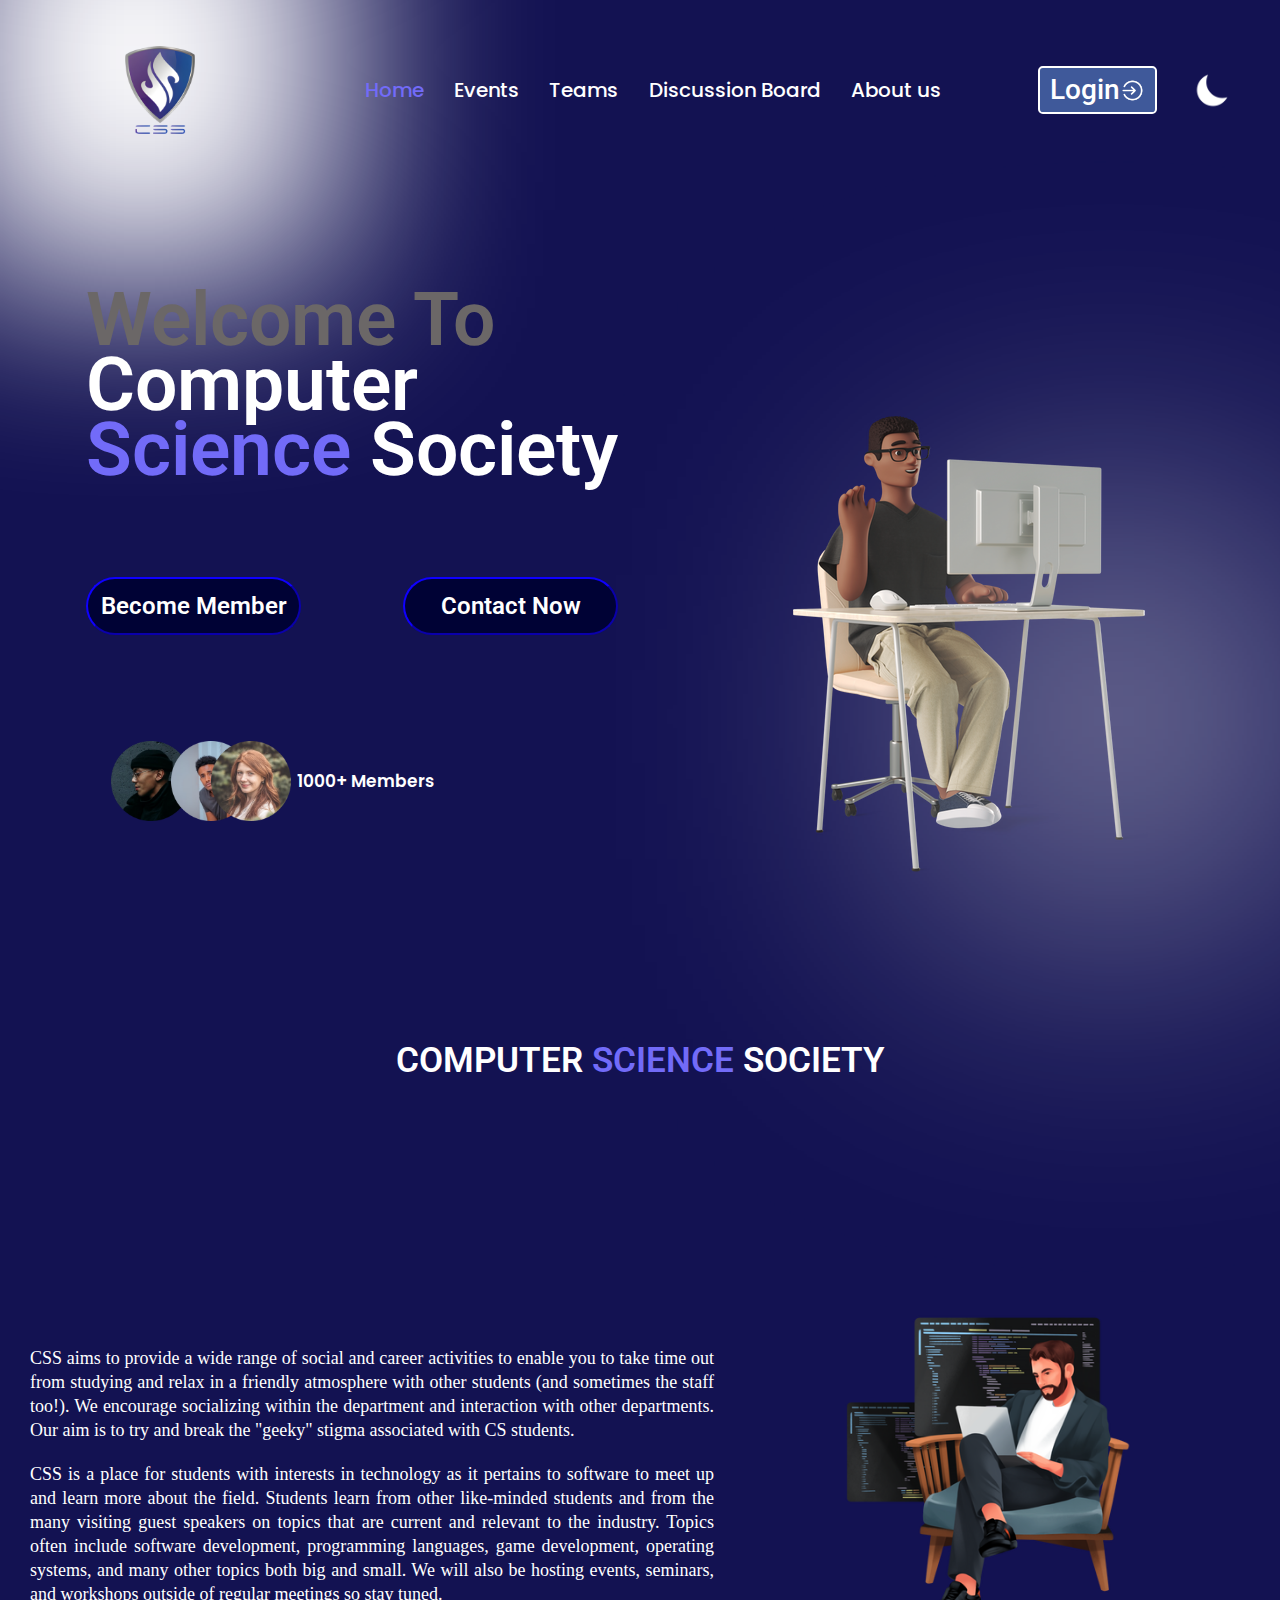
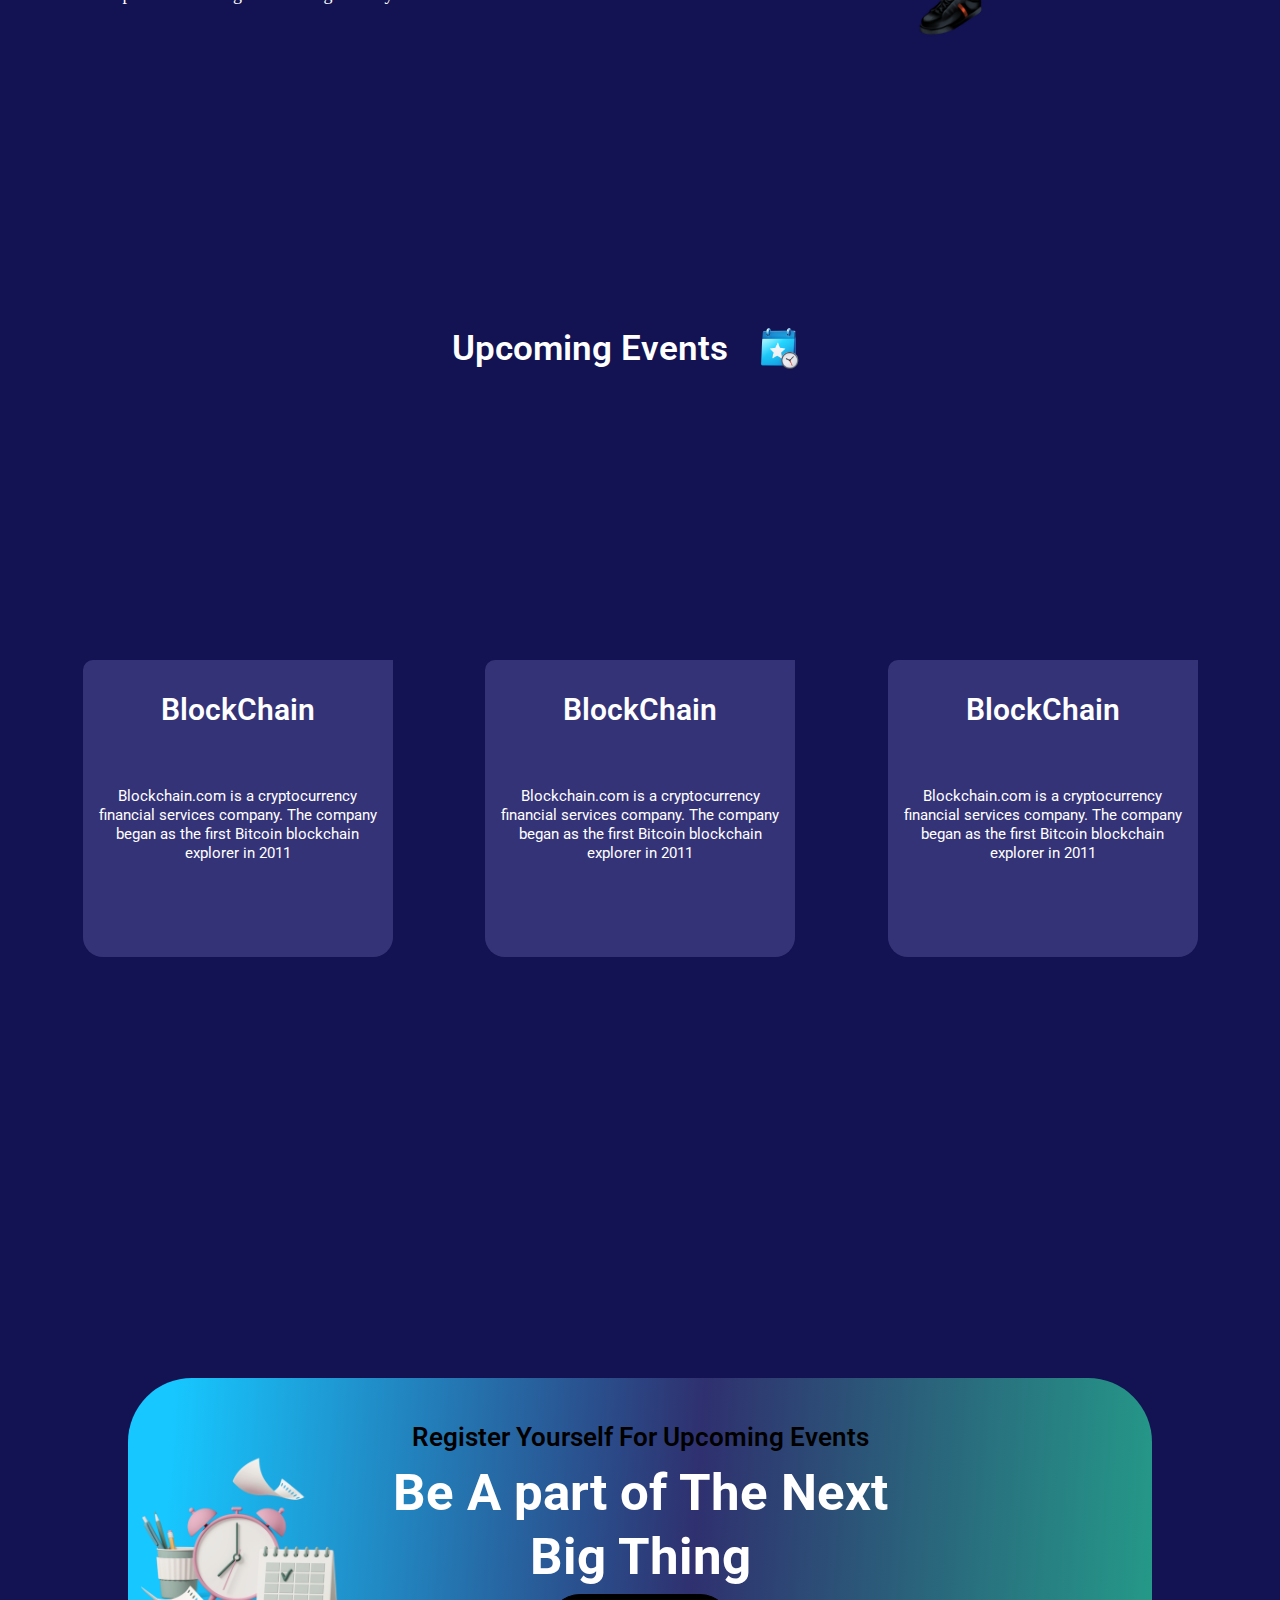
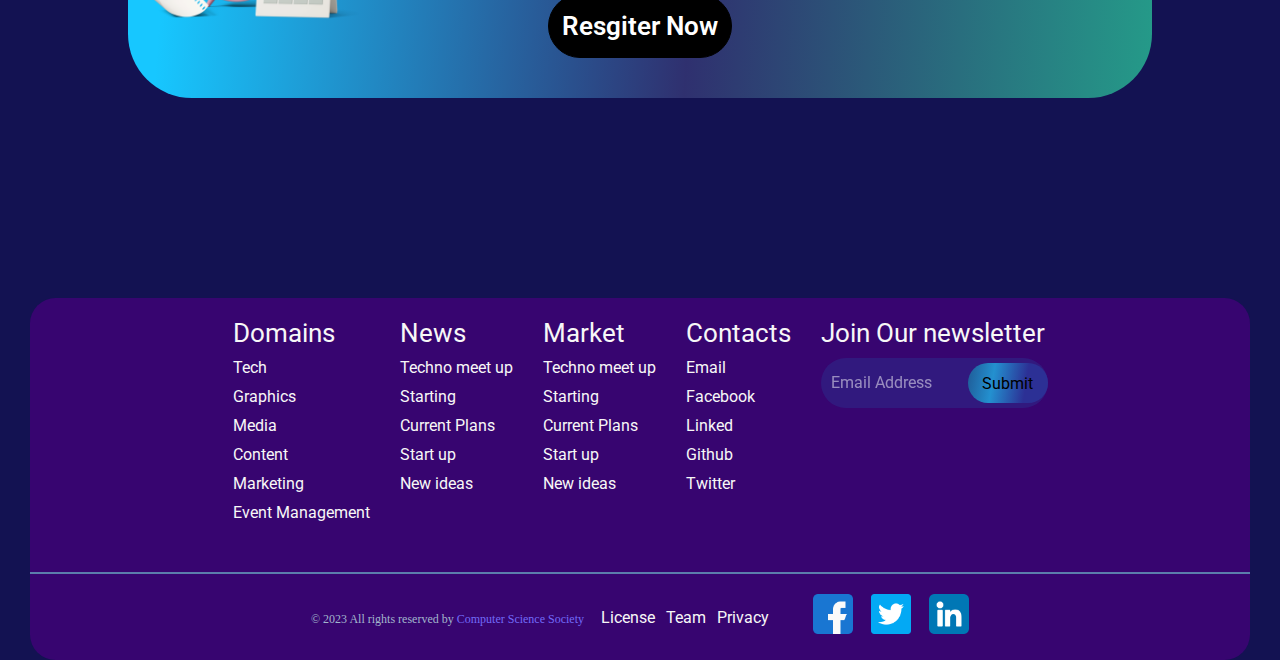
<file: index.html>
<!DOCTYPE html>
<html lang="en">

<head>
    <meta charset="UTF-8">
    <meta http-equiv="X-UA-Compatible" content="IE=edge">
    <meta name="viewport" content="width=device-width, initial-scale=1.0">
    <title>Computer Science Society</title>
    <link rel="stylesheet" href="css/style-html.css">
    <link rel="stylesheet" href="css/utils.css">
    <link rel="stylesheet" href="css/responsive.css">
    <link rel="stylesheet" href="css/responsive-footer.css">
    <link rel="stylesheet" href="css/footer-style.css">
</head>

<body>
    <div class="header-light">

    </div>
    <header class="my-head ">
        <div class="logo flex-center">
            <img src="img/CSS logo.png" alt="css logo" width="70px">
        </div>
        <div class="navbar">
            <nav id="nav-display" class="flex-center flex-wrap">
                <ul>
                    <button id="navbar-btn"><img id="my-image-btn" src="img/navbar.png" alt="nav" width="45px"></button>
                    <a href="">
                        <li><span class="light-blue">Home</span></li>
                    </a>
                    <a href="event.html">
                        <li>Events</li>
                    </a>
                    <a href="">
                        <li>Teams</li>
                    </a>
                    <a href="">
                        <li>Discussion Board</li>
                    </a>
                    <a href="">
                        <li>About us</li>
                    </a>
                </ul>
            </nav>
        </div>
        <div class="login-moon">

            <div class="login flex-center">
                <button class="btn flex-center loginbtn">Login <img src="img/arrow.png" alt="" class="arrow"
                        width="25px"></button>
            </div>
            <div class="moon flex-center">
                <img src="img/moon.png" alt="moon" width="40px">
            </div>
        </div>
    </header>

    <main>

        <div class="main-start">
            <div class="main-start-left">
                <p class=""> <span class="grey">Welcome to </span><br> Computer <br> <span
                        class="light-blue">Science</span>
                    Society
                </p>
                <div class="contact">
                    <button class="btn flex-center contactbtn">Become Member </button>
                    <button class="btn flex-center contactbtn">Contact Now </button>
                </div>
                <div class="members">
                    <div class="pics">
                        <div class="picstart"><img src="img/Profile 1.png" alt="pic" width="80px"></div>
                        <div class="pic"><img src="img/Profile 2.png" alt="pic" width="80px"></div>
                        <div class="pic"><img src="img/Profile 3.png" alt="pic" width="80px"></div>
                    </div>
                    <div class="members-text ">
                        <p>1000+ Members</p>
                    </div>
                </div>
            </div>
            <div class="main-start-right">
                <img src="img/person.png" alt="person">
                <div class="light"></div>
            </div>
        </div>
        <div class="main-second">

            <div class="main-second-heading">
                <p>COMPUTER <span class="light-blue">SCIENCE</span> SOCIETY</p>
            </div>
            <div class="main-second-content">
                <div class="left-second ">
                    <p>CSS aims to provide a wide range of social and career activities to enable you to take time out
                        from studying and relax in a friendly atmosphere with other students (and sometimes the staff
                        too!). We encourage socializing within the department and interaction with other departments.
                        Our aim is to try and break the "geeky" stigma associated with CS students.</p>
                    <p>CSS is a place for students with interests in technology as it pertains to software to meet up
                        and learn more about the field. Students learn from other like-minded students and from the many
                        visiting guest speakers on topics that are current and relevant to the industry. Topics often
                        include software development, programming languages, game development, operating systems, and
                        many other topics both big and small. We will also be hosting events, seminars, and workshops
                        outside of regular meetings so stay tuned.</p>
                </div>
                <div class="right-second ">
                    <img src="img/Man programs on laptop while sitting in an armchair.png" alt="Man programs on laptop">
                </div>
            </div>
        </div>
        <div class="break"></div>
        <div class="event-section">
            <div class="event-section-heading">
                <p>Upcoming Events</p><img src="img/event accepted tentatively.png" alt="event" width="100px">
            </div>
            <div class="event-section-content">
                <div class="event-box">
                    <h2 class="flex-center">BlockChain</h2>
                    <p class="flex-center">Blockchain.com is a cryptocurrency financial services company. The company
                        began as the first
                        Bitcoin blockchain explorer in 2011</p>
                </div>
                <div class="event-box">
                    <h2 class="flex-center">BlockChain</h2>
                    <p class="flex-center">Blockchain.com is a cryptocurrency financial services company. The company
                        began as the first
                        Bitcoin blockchain explorer in 2011</p>
                </div>
                <div class="event-box">
                    <h2 class="flex-center">BlockChain</h2>
                    <p class="flex-center">Blockchain.com is a cryptocurrency financial services company. The company
                        began as the first
                        Bitcoin blockchain explorer in 2011</p>
                </div>
            </div>
        </div>
        <div class="main-four">
            <div class="card">
                <div class="card-section1">
                    <img src="img/clock and calendar.png" alt="" width="200px">
                </div>

                <div class="card-section2">
                    <h3>Register Yourself For Upcoming Events</h3>
                    <h2>Be A part of The Next Big Thing</h2>
                    <button>Resgiter Now</button>
                </div>
                <div class="card-section3"></div>

            </div>
        </div>
    </main>
    <footer class="up-footer">
        <div class="links">
            <div>
                <h2>Domains</h2>
                <a href="">Tech</a>
                <a href="">Graphics</a>
                <a href="">Media</a>
                <a href="">Content</a>
                <a href="">Marketing</a>
                <a href="">Event Management</a>
            </div>
            <div>

                <h2>News</h2>
                <a href="">Techno meet up</a>
                <a href="">Starting</a>
                <a href="">Current Plans</a>
                <a href="">Start up</a>
                <a href="">New ideas</a>
            </div>
            <div>
                <h2>Market</h2>
                <a href="">Techno meet up</a>
                <a href="">Starting</a>
                <a href="">Current Plans</a>
                <a href="">Start up</a>
                <a href="">New ideas</a>
            </div>
            <div>
                <h2>Contacts</h2>
                <a href="">Email</a>
                <a href="">Facebook</a>
                <a href="">Linked</a>
                <a href="">Github</a>
                <a href="">Twitter</a>
            </div>
            <div>
                <h2>Join Our newsletter</h2>
                <div class="input-email">
                    <form action="">
                        <input id="email-field"type="emial" placeholder="Email Address" required>
                        <input id="submit-btn"type="submit" value="Submit">
                    </form>
                </div>
            </div>
        </div>
    </footer>
    <footer class="down-footer">
        <div class="legal">
            <span>&copy; 2023 All rights reserved by <span class="light-blue">Computer Science Society</span></span>
            <a href="">License</a>
            <a href="">Team</a>
            <a href="">Privacy</a>
        </div>
        <div class="links">
            <a href="https://www.facebook.com/" target="_blank"><img src="img/logo/facebook.png" alt="Facebook"
                    width="40px"></a>
            <a href="https://twitter.com/?lang=en" target="_blank"><img src="img/logo/twitter.png" alt="Twitter"
                    width="40px"></a>
            <a href="https://www.linkedin.com/" target="_blank"><img src="img/logo/linkedin.png" alt="LinkedIn"
                    width="40px"></a>
        </div>
    </footer>
    
</body>
<script src="js/nav.js"></script>

</html>
</file>
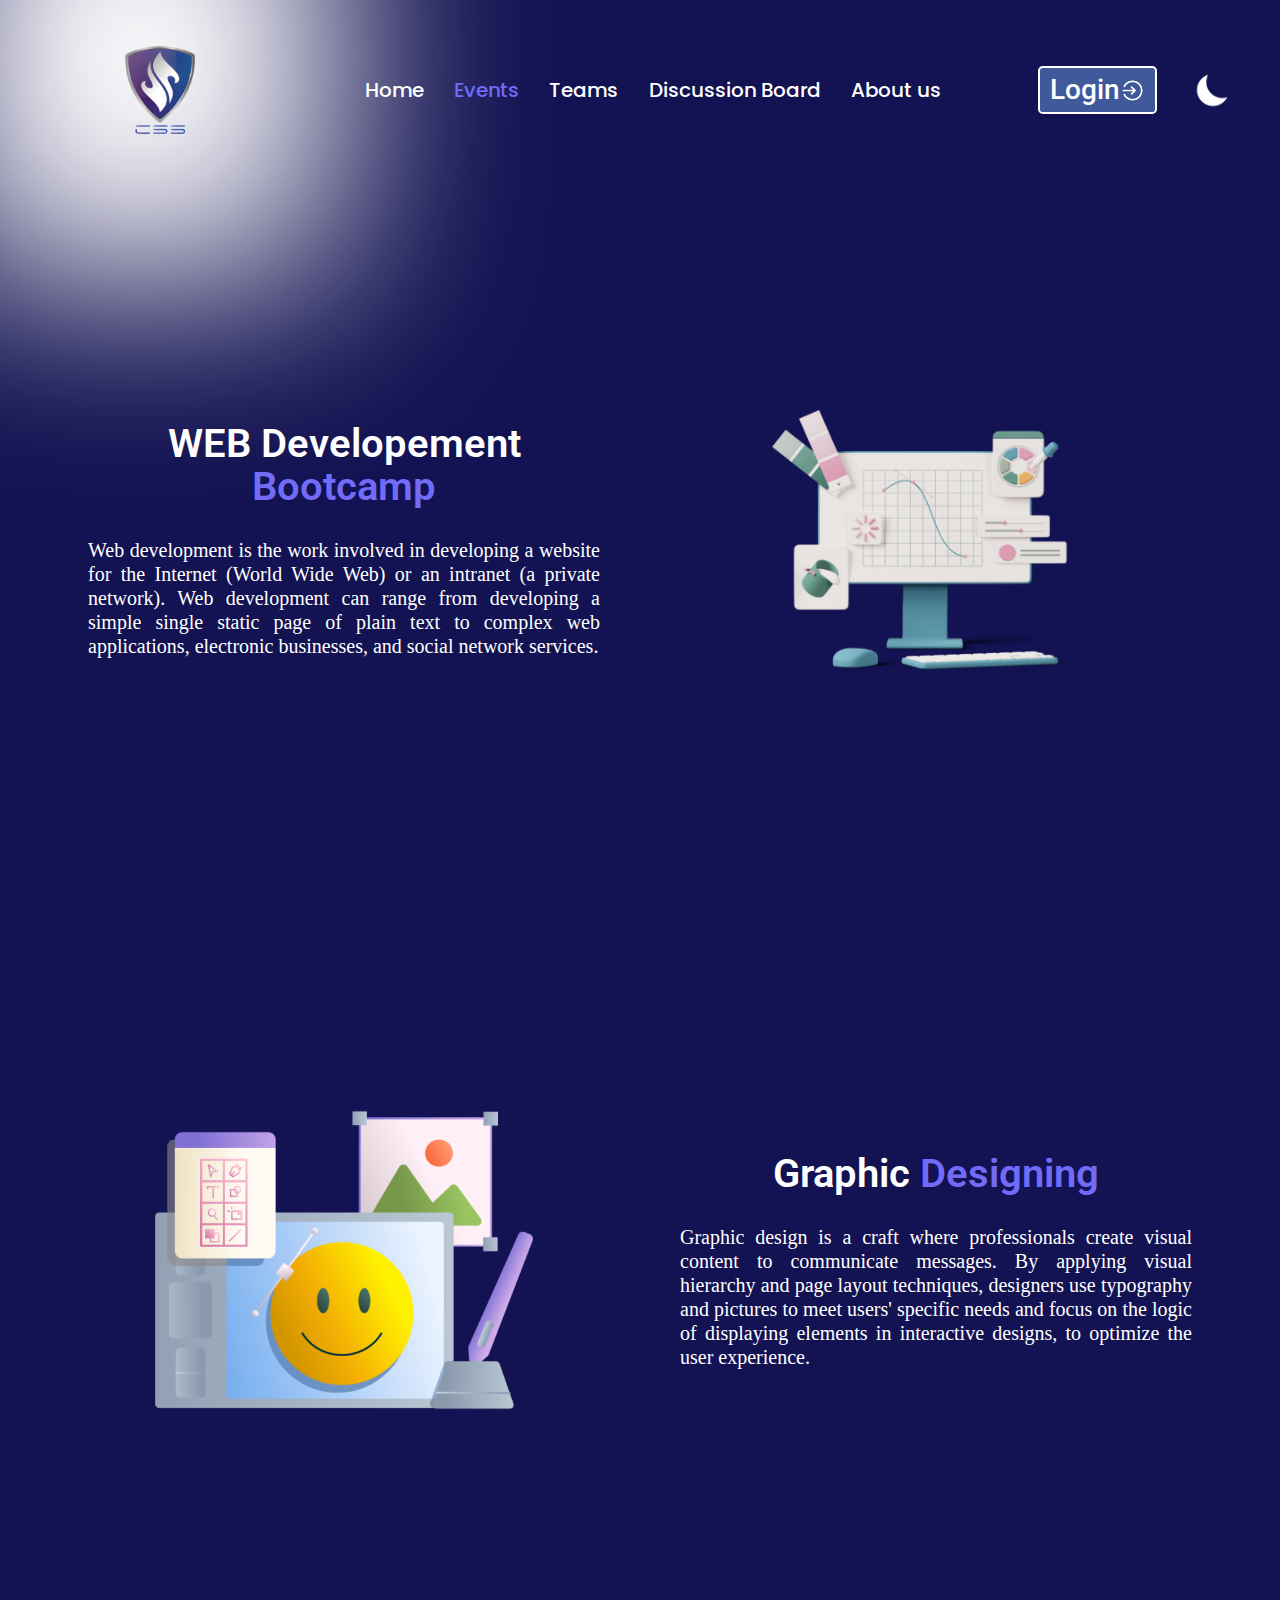
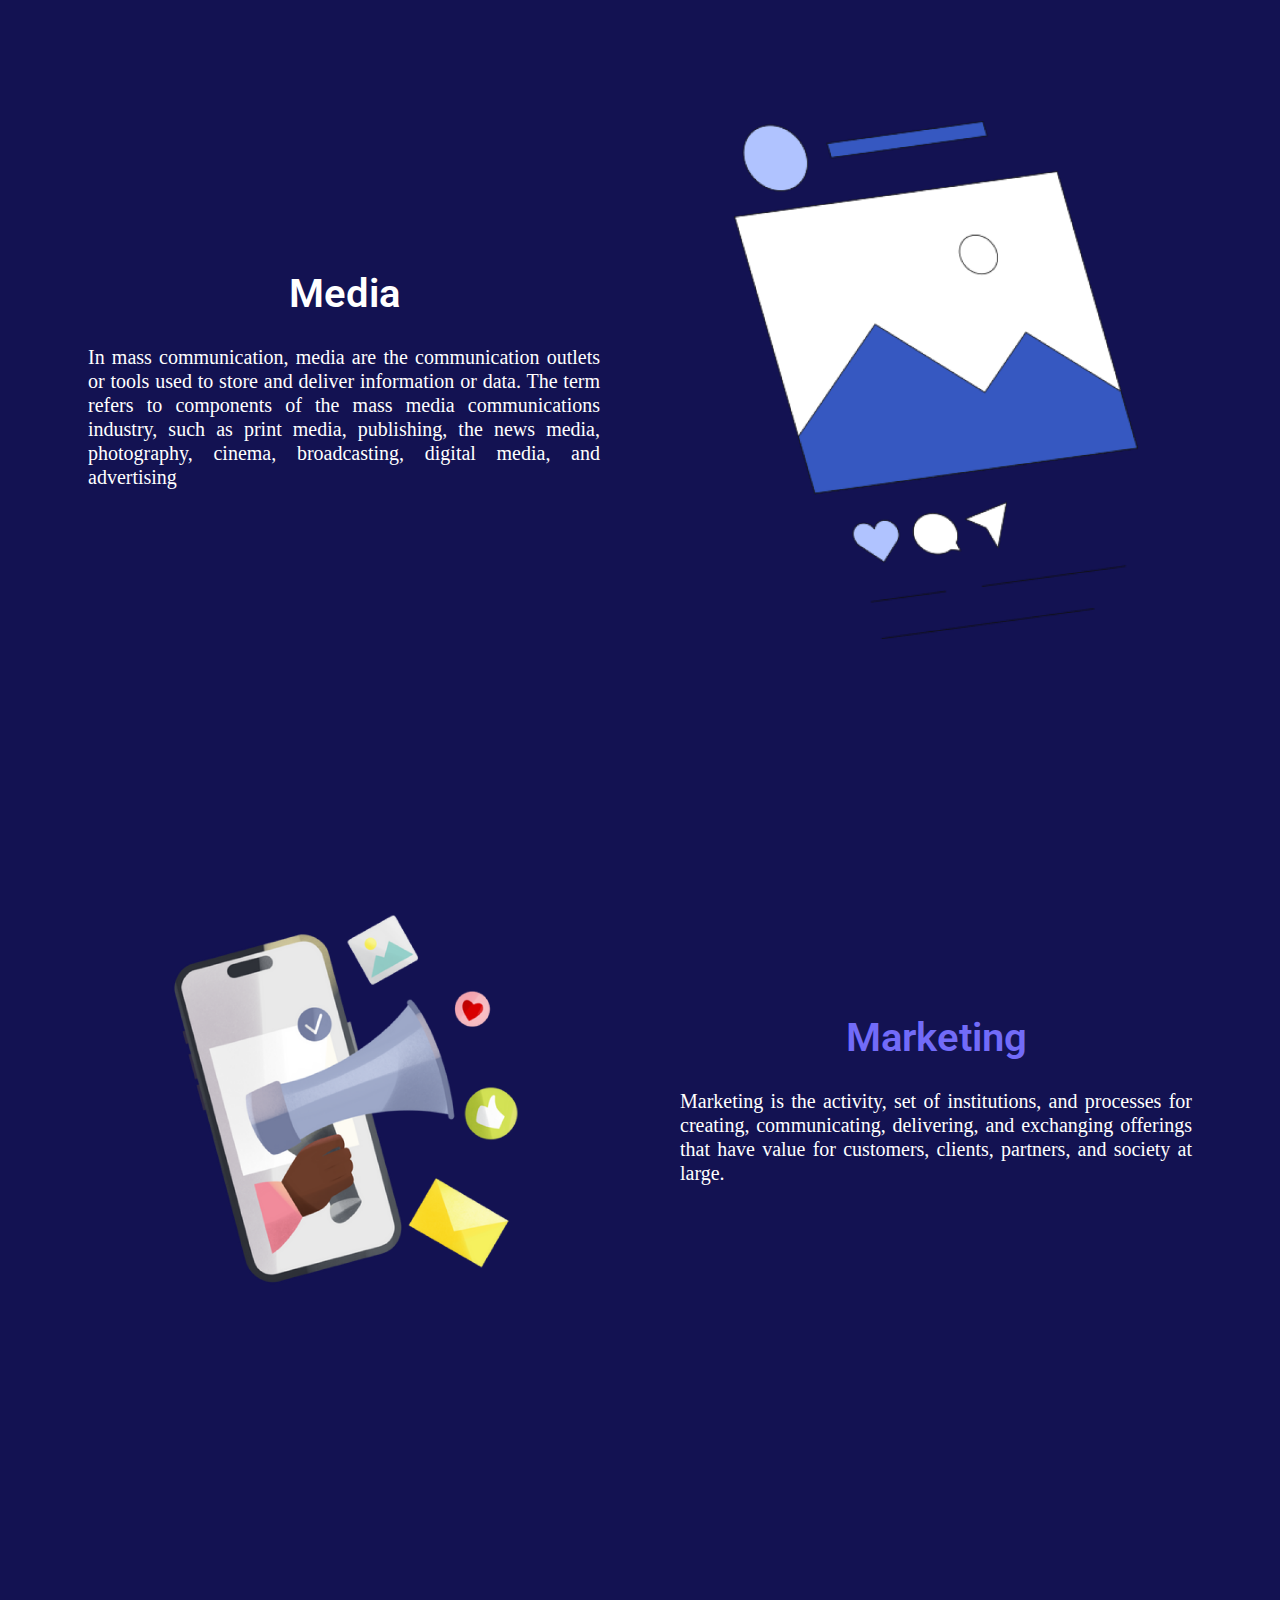
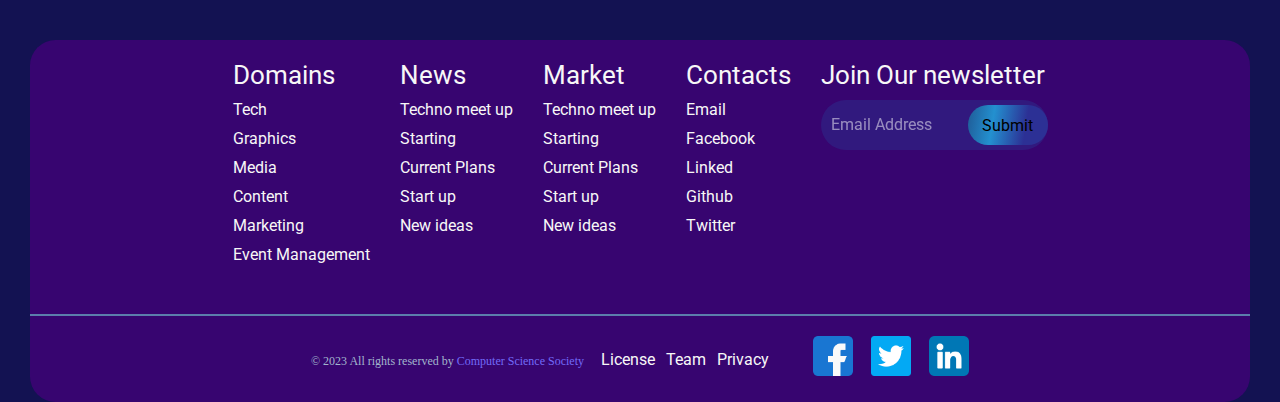
<file: event.html>
<!DOCTYPE html>
<html lang="en">

<head>
    <meta charset="UTF-8">
    <meta http-equiv="X-UA-Compatible" content="IE=edge">
    <meta name="viewport" content="width=device-width, initial-scale=1.0">
    <title>Events</title>
    <link rel="stylesheet" href="css/style-html.css">
    <link rel="stylesheet" href="css/utils.css">
    <link rel="stylesheet" href="css/responsive.css">
    <link rel="stylesheet" href="css/responsive-footer.css">
    <link rel="stylesheet" href="css/footer-style.css">
    <link rel="stylesheet" href="css/style-events.css">
    <link rel="stylesheet" href="css/responsive-events.css">
</head>

<body>
    <div class="header-light">

    </div>
    <header class="my-head ">
        <div class="logo flex-center">
            <img src="img/CSS logo.png" alt="css logo" width="70px">
        </div>
        <div class="navbar">
            <nav id="nav-display" class="flex-center flex-wrap">
                <ul>
                    <button id="navbar-btn"><img id="my-image-btn" src="img/navbar.png" alt="nav" width="45px"></button>
                    <a href="index.html">
                        <li>Home</li>
                    </a>
                    <a href="">
                        <li><span class="light-blue">Events</span></li>
                    </a>
                    <a href="">
                        <li>Teams</li>
                    </a>
                    <a href="">
                        <li>Discussion Board</li>
                    </a>
                    <a href="">
                        <li>About us</li>
                    </a>
                </ul>
            </nav>
        </div>
        <div class="login-moon">

            <div class="login flex-center">
                <button class="btn flex-center loginbtn">Login <img src="img/arrow.png" alt="" class="arrow"
                        width="25px"></button>
            </div>
            <div class="moon flex-center">
                <img src="img/moon.png" alt="moon" width="40px">
            </div>
        </div>
    </header>
    <main class="events">
        <div class="events-section-1 ">
            <div class="left">
                <h2>WEB Developement <span class="light-blue">Bootcamp</span></h2>
                <p>Web development is the work involved in developing a website for the Internet (World Wide Web) or an
                    intranet (a private network). Web development can range from developing a simple single static page
                    of plain text to complex web applications, electronic businesses, and social network services.</p>
            </div>
            <div class="right ">
                <img src="img/events-pic/web design program on computer screen.png" alt="pic">
            </div>
        </div>
        <div class="events-section-2">
            <div class="left ">
                <img src="img/events-pic/Graphic design.png" alt="pic">
            </div>
            <div class="right ">
                <h2>Graphic <span class="light-blue">Designing</span></h2>
                <p>Graphic design is a craft where professionals create visual content to communicate messages. By
                    applying visual hierarchy and page layout techniques, designers use typography and pictures to meet
                    users' specific needs and focus on the logic of displaying elements in interactive designs, to
                    optimize the user experience.</p>
            </div>
        </div>
        <div class="events-section-3">
            <div class="left ">
                <h2>Media</h2>
                <p>In mass communication, media are the communication outlets or tools used to store and deliver
                    information or data. The term refers to components of the mass media communications industry, such
                    as print media, publishing, the news media, photography, cinema, broadcasting, digital media, and
                    advertising</p>
            </div>
            <div class="right ">
                <img src="img/events-pic/screen with social media.png" alt="pic">
            </div>
        </div>
        <div class="events-section-4">
            <div class="left ">
                <img src="img/events-pic/Online marketing campaign.png" alt="pic">
            </div>
            <div class="right ">
                <h2><span class="light-blue">Marketing</span></h2>
                <p>Marketing is the activity, set of institutions, and processes for creating, communicating,
                    delivering, and exchanging offerings that have value for customers, clients, partners, and society
                    at large.</p>
            </div>
        </div>
    </main>
    <div class="break"></div>
    <div class="break"></div>
    <footer class="up-footer">
        <div class="links">
            <div>
                <h2>Domains</h2>
                <a href="">Tech</a>
                <a href="">Graphics</a>
                <a href="">Media</a>
                <a href="">Content</a>
                <a href="">Marketing</a>
                <a href="">Event Management</a>
            </div>
            <div>

                <h2>News</h2>
                <a href="">Techno meet up</a>
                <a href="">Starting</a>
                <a href="">Current Plans</a>
                <a href="">Start up</a>
                <a href="">New ideas</a>
            </div>
            <div>
                <h2>Market</h2>
                <a href="">Techno meet up</a>
                <a href="">Starting</a>
                <a href="">Current Plans</a>
                <a href="">Start up</a>
                <a href="">New ideas</a>
            </div>
            <div>
                <h2>Contacts</h2>
                <a href="">Email</a>
                <a href="">Facebook</a>
                <a href="">Linked</a>
                <a href="">Github</a>
                <a href="">Twitter</a>
            </div>
            <div>
                <h2>Join Our newsletter</h2>
                <div class="input-email">
                    <form action="">
                        <input id="email-field" type="emial" placeholder="Email Address" required>
                        <input id="submit-btn" type="submit" value="Submit">
                    </form>
                </div>
            </div>
        </div>
    </footer>
    <footer class="down-footer">
        <div class="legal">
            <span>&copy; 2023 All rights reserved by <span class="light-blue">Computer Science Society</span></span>
            <a href="">License</a>
            <a href="">Team</a>
            <a href="">Privacy</a>
        </div>
        <div class="links">
            <a href="https://www.facebook.com/" target="_blank"><img src="img/logo/facebook.png" alt="Facebook"
                    width="40px"></a>
            <a href="https://twitter.com/?lang=en" target="_blank"><img src="img/logo/twitter.png" alt="Twitter"
                    width="40px"></a>
            <a href="https://www.linkedin.com/" target="_blank"><img src="img/logo/linkedin.png" alt="LinkedIn"
                    width="40px"></a>
        </div>
    </footer>
</body>
<script src="js/nav.js"></script>

</html>
</file>
<file: css/style-html.css>
@import url('https://fonts.googleapis.com/css2?family=Poppins&family=Roboto&display=swap');

body {
    background-color: #131252;
}

header {
    min-width: 700px;
    height: 20vh;
    width: 100vw;
    display: flex;
    align-items: center;
    justify-content: space-around;
}

.header-light {
    position: absolute;
    width: 389px;
    height: 437px;
    left: -55px;
    top: -161px;
    background: #FFFFFF;
    filter: blur(100px);
}

.navbar {
    display: flex;
    flex-wrap: wrap;
}

nav {
    min-width: 600px;
    width: 45vw;
    display: flex;
    justify-content: space-evenly;
    flex-wrap: wrap;
}

.logo {
    z-index: 1;
    min-width: 200px;
    width: 20vw;
}

header img {
    z-index: 1;
}

nav ul {
    min-width: 500px;
    width: 45vw;
    z-index: 1;
    list-style-type: none;
    display: flex;
    flex-wrap: wrap;
    justify-content: space-between;
    align-items: center;
    font-weight: 500;
}

#navbar-btn {
    display: none;
}

nav ul a {
    color: white;
    font-family: 'Poppins';
    text-decoration: none;
    font-style: normal;
    font-size: 20px;
    line-height: 30px;
}

.btn {
    font-family: 'Roboto';
    font-style: normal;
    cursor: pointer;
}

.login {
    min-width: 140px;
    padding: 10px;
}

.loginbtn {
    color: #FFFFFF;
    background-color: #3F599A;
    padding: 5px 10px;
    border: 2px solid white;
    border-radius: 0.3rem;
    font-size: 28px;
    font-weight: 500;
    line-height: 34px;
}

.moon {
    min-width: 70px;
}

.login-moon {
    z-index: 1;
    min-width: 200px;
    display: flex;
    justify-content: center;
    align-items: center;
}

.main-start {
    display: flex;
    align-items: center;
    justify-content: center;
}

.main-start-left {
    margin: 5vw;
    height: 70vh;
    width: auto;
    display: grid;
    align-items: center;
    justify-content: center;
    z-index: 1;
    gap: 10px;
}

.main-start-left p {
    font-family: 'Roboto';
    font-style: normal;
    font-weight: 600;
    font-size: 75px;
    line-height: 65px;
    text-transform: capitalize;
    color: white;
}

.contact {
    width: auto;
    display: flex;
    justify-content: space-between;
    flex-wrap: wrap;
    gap: 10px;

}

.contactbtn {
    width: 215px;
    height: 58px;
    background-color: #000235;
    border-color: #0F00FF;
    color: white;
    border-radius: 50px;
    font-family: 'Roboto';
    font-style: normal;
    font-weight: 600;
    font-size: 24px;
    line-height: 34px;
}

.main-start-right {
    height: 70vh;
    width: 45vw;
    position: relative;
    display: flex;
    align-items: center;
    justify-content: center;
}

.main-start-right img {
    position: absolute;
    bottom: 2px;
}

.light {
    position: absolute;
    width: 50%;
    height: 50%;
    right: 0px;
    bottom: 0px;
    background: rgba(254, 255, 255, 0.78);
    filter: blur(175px);
}

.members {
    display: flex;
    width: 350px;
    height: 100px;
    margin-left: 25px;
}

.picstart {
    height: 80px;
    width: 80px;
    margin: 0px;
    border-radius: 3rem;
    cursor: pointer;
}

.pic {
    height: 80px;
    width: 80px;
    margin: -20px;
    border-radius: 3rem;
    cursor: pointer;
}

.pics {
    display: flex;
    align-items: center;
    justify-content: center;
}

.members-text {
    width: 200px;
    display: flex;
    justify-content: center;
    align-items: center;
}

.members-text p {
    font-family: 'Poppins';
    font-size: 17px;
    text-align: center;
}

.main-second {
    display: block;
}

.main-second-heading {
    height: 25vh;
    display: flex;
    justify-content: center;
    align-items: center;
    padding: 10px;
}

.main-second-heading p {
    color: white;
    font-family: 'Roboto';
    font-style: normal;
    font-weight: 600;
    font-size: 35px;
    line-height: 43px;
    text-align: center;

}

.main-second-content {
    height: 65vh;
    display: flex;
}

.left-second {
    width: 55vw;
    padding: 20px;
    display: flex;
    flex-direction: column;
    justify-content: center;
    align-items: center;
}

.left-second p {
    color: white;
    text-align: justify;
    display: flex;
    flex-wrap: wrap;
    padding: 10px;
    font-family: 'Inter';
    font-style: normal;
    font-weight: 400;
    font-size: 18px;
    line-height: 24px;
}

.right-second {
    width: 35vw;
    display: flex;
    padding: 20px;
    justify-content: center;
    align-items: center;
}

.right-second img {
    width: 400px;
}

.event-section {
    height: fit-content;
    display: grid;
    margin: auto;
}

.event-section-heading {
    height: 20vh;
    display: flex;
    justify-content: center;
    align-items: center;
}

.event-section-content {
    height: 80vh;
    display: flex;
    justify-content: space-evenly;
    align-items: center;
    flex-wrap: wrap;
    gap: 20px;
    padding: 10px;

}

.event-section-heading p {
    font-family: 'Roboto';
    font-style: normal;
    font-weight: 600;
    font-size: 35px;
    line-height: 43px;
    color: white;
}

.event-box {
    width: 290px;
    height: 277px;
    background: rgba(100, 96, 170, 0.43);
    border-top-left-radius: 10px;
    border-bottom-left-radius: 20px;
    border-bottom-right-radius: 20px;
    display: flex;
    flex-direction: column;
    color: white;
    align-items: center;
    padding: 10px;
}

.event-box h2 {
    height: 80px;
    font-family: 'Roboto';
    font-style: normal;
    font-weight: 600;
    font-size: 30px;
    line-height: 43px;
}

.event-box p {
    height: 150px;
    text-align: center;
    font-family: 'Roboto';
    font-style: normal;
    font-weight: 400;
    font-size: 15px;
    line-height: 19px;
}

.main-four {
    height: 80vh;
    display: flex;
    justify-content: center;
    align-items: center;
}

.card {
    width: 80vw;
    height: 25vw;
    background: linear-gradient(93.76deg, #17C7FF 4.46%, rgba(186, 197, 255, 0.17) 55.23%, #24A08A 102.36%);
    border-radius: 5vw;
    display: grid;
    /* grid-template-rows: 1fr 2fr 1fr; */
    grid-template-columns: 1fr 2fr 1fr;
}

.card div {
    display: grid;
    margin: auto;
}

.card-section1 img {
    display: grid;
    margin: auto;
    width: 18vw;
}

.card-section2 {
    display: grid;
    margin: auto;
    gap: 5px;
}

.card h3 {
    display: grid;
    margin: auto;
    font-family: 'Roboto';
    font-style: normal;
    font-weight: 600;
    font-size: 2vw;
    line-height: 3vw;
}

.card h2 {
    display: grid;
    margin: auto;
    font-family: 'Roboto';
    font-style: normal;
    font-weight: 700;
    font-size: 4vw;
    line-height: 5vw;
    color: #FFFFFF;
    text-align: center;
}

.card button {
    display: grid;
    margin: auto;
    font-family: 'Roboto';
    font-style: normal;
    font-weight: 600;
    font-size: 2vw;
    line-height: 4vw;
    text-align: center;
    color: #FFFFFF;
    background: #000000;
    border: 1px solid #000000;
    border-radius: 3vw;
    padding: 0.4vw 1vw;
    cursor: pointer;
}
</file>
<file: css/utils.css>
* {
    margin: 0;
    padding: 0;
}

.grey {
    color: #6b6767;
}

.light-blue {
    color: #726bf8;
}

.flex-center {
    display: flex;
    align-items: center;
    justify-content: center;
}

.border {
    border: 1px solid black;
}

.break {
    height: 10vh;
}

body::-webkit-scrollbar {
    visibility: hidden;
    overflow-x: scroll;
    overflow-y: hidden;
}
</file>
<file: css/responsive.css>
@media only screen and (max-width: 768px) {
    .logo {
        margin: 10px 5px 5px 5px;
        z-index: 1;
        width: auto;
    }

    .left-second p {
        font-size: 10px;
        line-height: normal;
    }

    .event-section-heading img {
        width: 80px;
    }

    .main-four {
        height: 40vh;
    }
}

@media only screen and (max-width:912px) and (min-width:768px) {

    .logo {
        margin: 30px;
        z-index: 1;
        width: auto;
    }

    .left-second p {
        font-size: 15px;
        line-height: normal;
    }

    .main-four {
        height: 50vh;
    }
}

@media only screen and (max-width: 912px) {
    header {
        min-width: 300px;
        display: block;
        margin: auto;
        height: auto;
        /* position: relative; */
    }

    .header-light {
        position: absolute;
        width: 200px;
        height: 200px;
        left: 0px;
        top: 0px;
        background: #FFFFFF;
        filter: blur(150px);
    }

    nav::-webkit-scrollbar {
        display: none;
    }

    #nav-display {
        overflow: hidden;
        min-width: 200px;
        height: 50px;
        padding: 5px;
        display: grid;
        justify-content: center;
        align-items: center;
        margin: auto;
        z-index: 2;
    }

    #nav-display-see {
        overflow: visible;
        min-width: 200px;
        height: fit-content;
        padding: 5px;
        display: grid;
        justify-content: center;
        align-items: center;
        margin: auto;
        z-index: 2;
    }

    .navbar ul li:hover {
        color: #060f25;
        background-color: white;
    }

    .navbar ul {
        min-width: 200px;
        max-width: 200px;
        height: 190px;
        display: grid;
        justify-content: center;
        align-items: center;
        height: auto;
        text-align: center;
        z-index: 2;
        position: relative;
    }

    #navbar-btn {
        position: absolute;
        top: 1px;
        left: 2px;
        margin: 3px;
        padding: 2px;
        width: 50px;
        z-index: 2;
        height: inherit;
        display: flex;
        justify-content: center;
        align-items: center;
        background-color: #060f25;
        border: none;
        font-size: 20px;
        border-radius: .8rem;
    }

    .navbar ul li {
        color: #ffffff;
        background-color: #060f25;
        border-radius: .8rem;
        margin: 3px;
        padding: 10px;
        z-index: 2;
        overflow: hidden;
    }


    .login-moon {
        width: auto;
        margin: 5px;
        z-index: 1;
        min-width: 140px;
        display: flex;
        justify-content: center;
        align-items: center;
        display: none;
    }

    .main-start {
        width: auto;
        display: grid;
        margin: auto;
        justify-content: center;
        align-items: center;
        gap: 105px;
    }

    .light {
        position: absolute;
        width: 100px;
        height: 100px;
        right: 0px;
        bottom: 0px;
        background: rgba(254, 255, 255, 0.78);
        filter: blur(175px);
    }

    .contact {
        justify-content: center;
        align-items: center;
    }

    .main-start-left {
        display: grid;
        margin: 5vw;
        width: 70vw;
        height: 50vh;
    }

    .main-start-left p {
        font-family: 'Roboto';
        font-style: normal;
        font-weight: 600;
        font-size: 50px;
        line-height: 50px;
        text-transform: inherit;
        color: white;
        text-align: center;
        padding: 10px;
    }

    .main-start-right {
        margin: 10vw;
        height: 300px;
        width: 70vw;
        align-self: center;
        margin: auto;
    }

    .main-start-right img {
        width: 200px;
    }

    .members {
        width: 290px;
        padding: 5px;
    }

    .members-text p {
        font-family: 'Poppins';
        font-size: 10px;
        text-align: center;
        width: 86px;
    }

    .contactbtn {
        width: 215px;
        height: 45px;
        padding: 5px;
    }

    .main-second-content {
        display: grid;
        justify-content: center;
        height: fit-content;
    }

    .right-second {
        width: 80vw;
    }

    .left-second {
        width: 80vw;
    }

    .right-second img {
        width: 300px;
    }

    .event-section-heading p {
        font-size: 27px;
    }

    .event-section-content {
        height: fit-content;
    }
}

@media only screen and (width > 912px) {
    .navbar ul li:hover {
        color: #726bf8;
        ;
    }
}
</file>
<file: css/responsive-footer.css>
@media (width < 620px) {
    footer {
        display: flex;
        flex-direction: column;
        align-items: center;
        justify-content: center;
        flex-wrap: wrap;
    }

    footer.down-footer {
        gap: 16px;
        flex-direction: column-reverse;
        align-items: center;
    }
}

@media (max-width:912px) and (min-width:620px) {
    footer {
        margin: 20px auto;
        padding: 0px;
    }
    footer h2{
        font-size: 10px;
    }
    
    footer a{
        font-size: 16px;
    }
}

@media (width < 420px) {
    footer {
        text-align: center;
        align-items: center;
    }

    .up-footer .links {
        display: grid;
        grid-template-columns: repeat(1, 1fr);
    }

    footer .bottom-footer {
        align-items: center;
    }

    footer .legal>span {
        display: block;
        margin-right: 0;
        margin-bottom: 2px;
    }
    #email-field {
        width: 200px;
    }
    #submit-btn {
        width: 80px;
    }
}
</file>
<file: css/footer-style.css>
footer {
    display: flex;
    align-items: flex-start;
    justify-content: center;
    gap: 40px;
    margin: 0 30px;
    color: #a2b5cd;
    flex-wrap: wrap;
    background-color: #370570;
}

.up-footer {
    border-top-right-radius: 2vw;
    border-top-left-radius: 2vw;
    border-bottom: 2px solid #5c7eac;

    padding: 20px 10px;
}

.up-footer .links {
    display: flex;
    flex-wrap: wrap;
    gap: 30px;
    justify-content: center;
    align-items: start;
}

.down-footer {
    padding: 20px 10px;
    border-bottom-right-radius: 2vw;
    border-bottom-left-radius: 2vw;
}

footer .links>div {
    display: grid;
    gap: 10px;
    margin-bottom: 30px;
    align-items: start;
    justify-items: start;
}

footer h2 {
    font-family: 'Roboto';
    margin: 0;
    font-size: 26px;
    font-weight: 400;
    color: #f7f7f7;
}

footer a {
    font-family: 'Roboto';
    font-size: 16px;
    color: #f7f7f7;
    text-decoration: none;
}

.legal {
    font-size: 12px;
    gap: 20px;
}

.legal>a {
    margin: 4px;

}

.legal>span {
    margin-right: 10px;
}

.down-footer {
    display: flex;
    justify-content: center;
    align-items: center;
}

.down-footer .links {
    display: flex;
    gap: 18px;
}

.down-footer .links>a {
    font-size: 24px;
}

#email-field {
    background: rgba(46, 44, 140, 0.53);
    border-radius: 30px;
    border: none;
    min-width: 200px;
    height: 30px;
    padding: 10px;
    color: white;
    font-size: medium;
}

#email-field::placeholder {
    color: white;
    opacity: 0.5;
    font-size: medium;
    font-family: 'Roboto';
}

.input-email {
    display: flex;
    position: relative;
}

#submit-btn {
    background: linear-gradient(99.19deg, rgba(24, 74, 121, 0.79) -15.9%, rgba(27, 214, 255, 0.63) 31.73%, #2C3095 70.99%);
    border-radius: 30px;
    border: none;
    min-width: 80px;
    height: 40px;
    position: absolute;
    right: 0px;
    top: 10%;
    font-size: medium;
    cursor: pointer;
    font-family: 'Roboto';
}
</file>
<file: css/style-events.css>
main>.events-section-1 {
    min-height: auto;
    min-height: 80vh;
    display: flex;
    justify-content: center;
    margin: auto;
    flex-wrap: wrap;
}

main>.events-section-2 {
    min-height: auto;
    min-height: 80vh;
    display: flex;
    justify-content: center;
    margin: auto;
    flex-wrap: wrap-reverse;
}

main>.events-section-3 {
    min-height: auto;
    min-height: 80vh;
    display: flex;
    justify-content: center;
    margin: auto;
    flex-wrap: wrap;
}

main>.events-section-4 {
    min-height: auto;
    min-height: 80vh;
    display: flex;
    justify-content: center;
    margin: auto;
    flex-wrap: wrap-reverse;
}

.left {
    min-width: 300px;
    max-width: 40vw;
    padding: 40px;
    display: flex;
    justify-content: center;
    align-items: center;
    flex-direction: column;
    gap: 30px;
}

.right {
    min-width: 300px;
    max-width: 40vw;
    padding: 40px;
    display: flex;
    justify-content: center;
    align-items: center;
    flex-direction: column;
    gap: 30px;
}

main div>h2 {
    font-family: 'Roboto';
    font-style: normal;
    font-weight: 600;
    font-size: 40px;
    line-height: 43px;
    text-align: center;
    color: #FFFFFF;

}

main div>p {
    font-family: 'Inter';
    font-style: normal;
    font-weight: 400;
    font-size: 20px;
    line-height: 24px;
    display: flex;
    align-items: flex-end;
    color: #FFFFFF;
    text-align: justify;
}

main div>img {
    width: 80%;
}
</file>
<file: css/responsive-events.css>
@media only screen and (max-width: 799px) {
    main div>h2 {
        font-size: 30px;
    }

    main div>p {
        font-size: 16px;
    }
}
</file>
